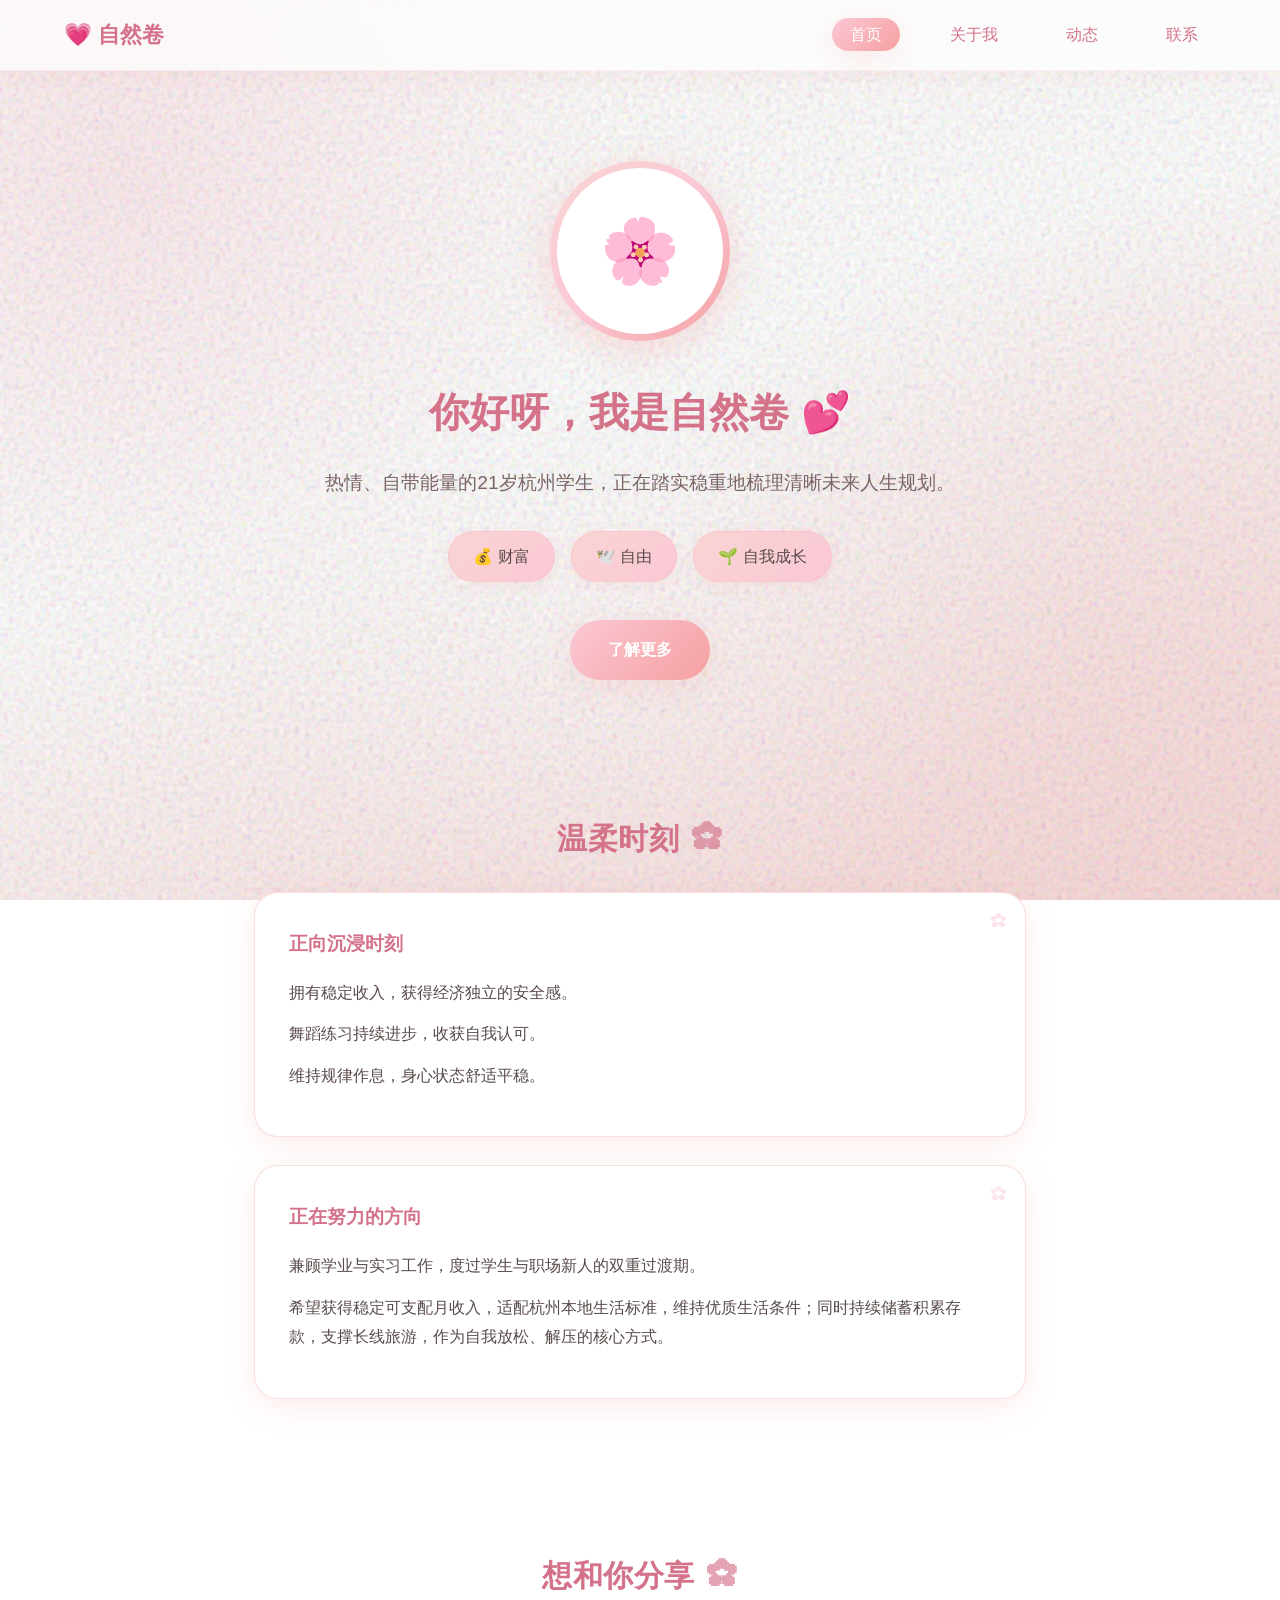
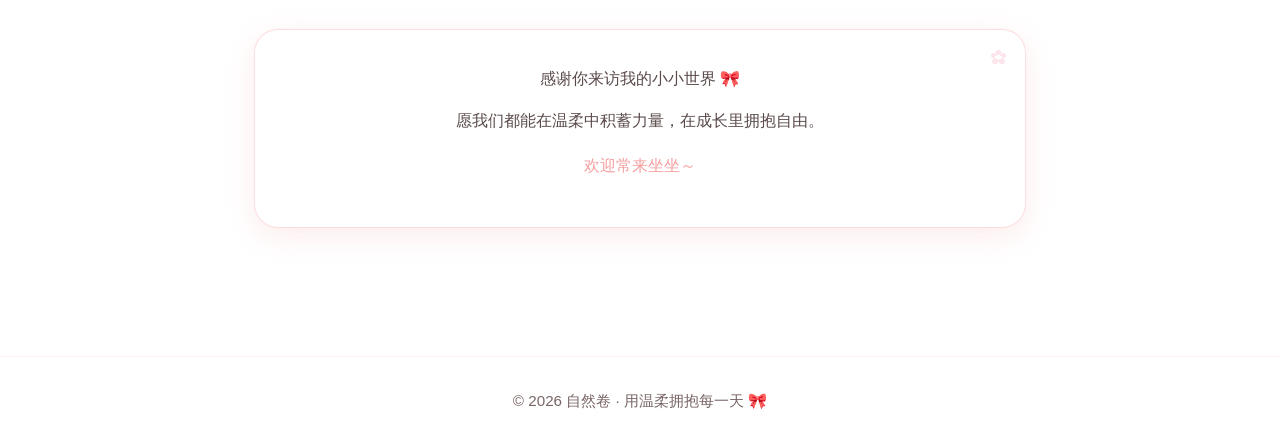
<file: my-personal-site/index.html>
<!DOCTYPE html>
<html lang="zh-CN">
<head>
    <meta charset="UTF-8">
    <meta name="viewport" content="width=device-width, initial-scale=1.0">
    <title>自然卷的个人网站 💕</title>
    <link rel="stylesheet" href="style.css">
</head>
<body>
    <nav class="navbar">
        <div class="nav-container">
            <a href="index.html" class="logo">💗 自然卷</a>
            <ul class="nav-menu">
                <li><a href="index.html" class="nav-link active">首页</a></li>
                <li><a href="about.html" class="nav-link">关于我</a></li>
                <li><a href="index.html#moments" class="nav-link">动态</a></li>
                <li><a href="index.html#contact" class="nav-link">联系</a></li>
            </ul>
            <div class="hamburger">
                <span></span>
                <span></span>
                <span></span>
            </div>
        </div>
    </nav>

    <main>
        <section class="hero">
            <div class="avatar-ring">
                <div class="avatar-inner">🌸</div>
            </div>
            <h1 class="hero-title fade-in">你好呀，我是自然卷 💕</h1>
            <p class="hero-subtitle fade-in">热情、自带能量的21岁杭州学生，正在踏实稳重地梳理清晰未来人生规划。</p>
            <div class="hero-tags fade-in">
                <span class="tag">💰 财富</span>
                <span class="tag">🕊️ 自由</span>
                <span class="tag">🌱 自我成长</span>
            </div>
            <a href="about.html" class="btn-primary fade-in">了解更多</a>
        </section>

        <section id="moments" class="container">
            <h2 class="section-title fade-in">温柔时刻 <span class="flower">✿</span></h2>
            <div class="card fade-in">
                <h3>正向沉浸时刻</h3>
                <p>拥有稳定收入，获得经济独立的安全感。</p>
                <p>舞蹈练习持续进步，收获自我认可。</p>
                <p>维持规律作息，身心状态舒适平稳。</p>
            </div>
            <div class="card fade-in">
                <h3>正在努力的方向</h3>
                <p>兼顾学业与实习工作，度过学生与职场新人的双重过渡期。</p>
                <p>希望获得稳定可支配月收入，适配杭州本地生活标准，维持优质生活条件；同时持续储蓄积累存款，支撑长线旅游，作为自我放松、解压的核心方式。</p>
            </div>
        </section>

        <section id="contact" class="container">
            <h2 class="section-title fade-in">想和你分享 <span class="flower">✿</span></h2>
            <div class="card fade-in" style="text-align: center;">
                <p>感谢你来访我的小小世界 🎀</p>
                <p>愿我们都能在温柔中积蓄力量，在成长里拥抱自由。</p>
                <p style="margin-top: 16px; color: #F5A0A0; font-weight: 500;">欢迎常来坐坐～</p>
            </div>
        </section>
    </main>

    <footer class="footer">
        <p>© 2026 自然卷 · 用温柔拥抱每一天 🎀</p>
    </footer>

    <script src="script.js"></script>
</body>
</html>
</file>
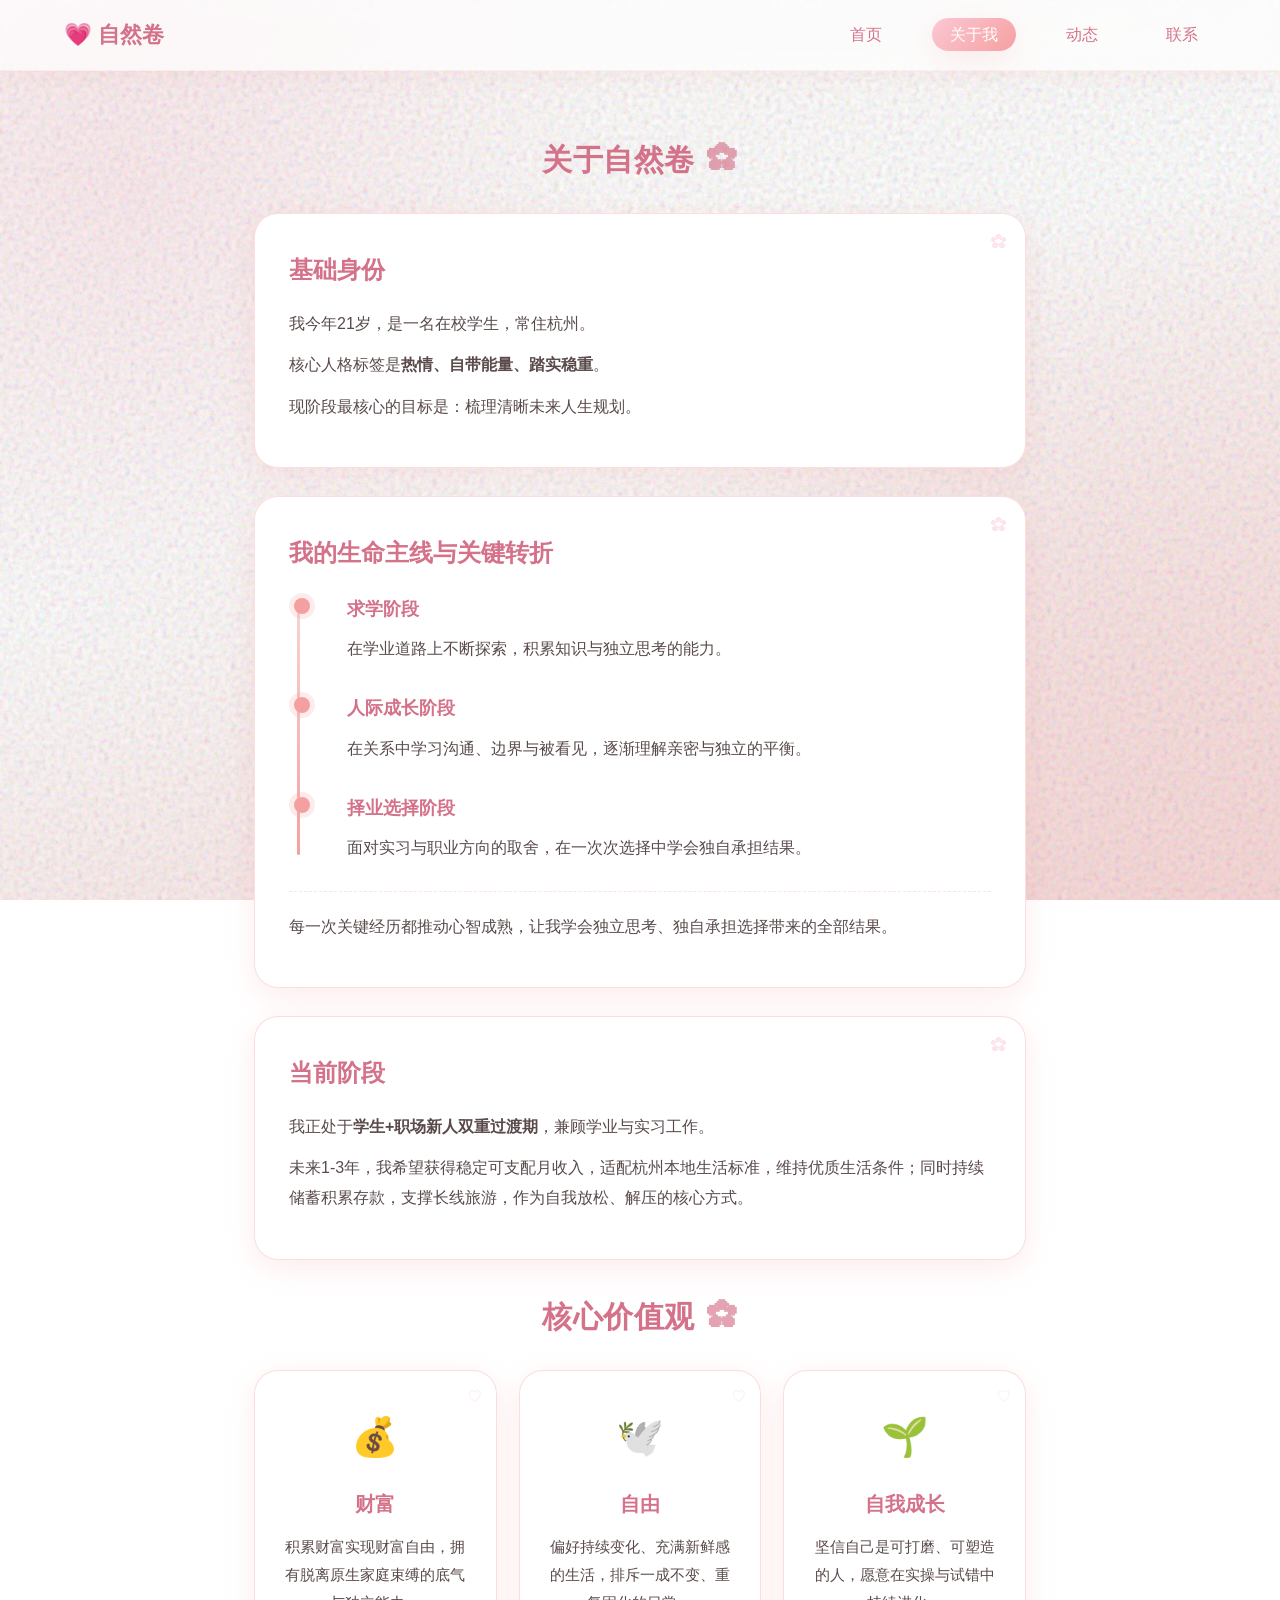
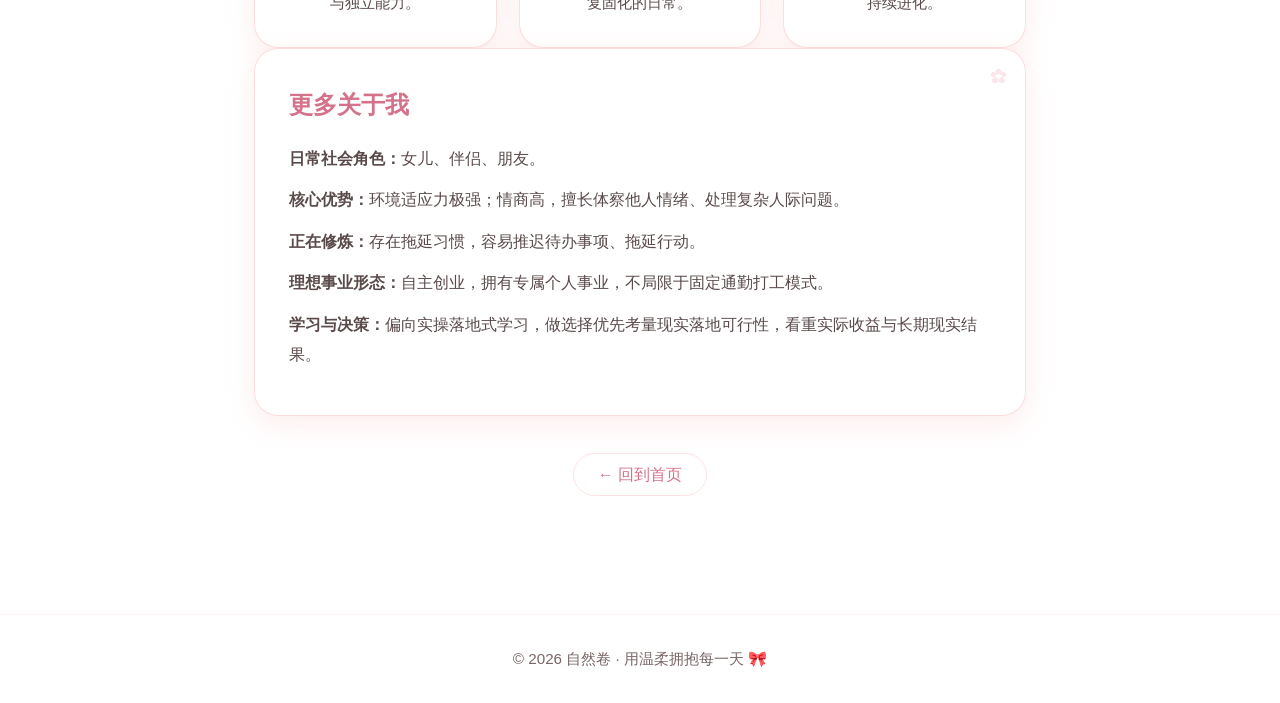
<file: my-personal-site/about.html>
<!DOCTYPE html>
<html lang="zh-CN">
<head>
    <meta charset="UTF-8">
    <meta name="viewport" content="width=device-width, initial-scale=1.0">
    <title>关于我 - 自然卷 💕</title>
    <link rel="stylesheet" href="style.css">
</head>
<body>
    <nav class="navbar">
        <div class="nav-container">
            <a href="index.html" class="logo">💗 自然卷</a>
            <ul class="nav-menu">
                <li><a href="index.html" class="nav-link">首页</a></li>
                <li><a href="about.html" class="nav-link active">关于我</a></li>
                <li><a href="index.html#moments" class="nav-link">动态</a></li>
                <li><a href="index.html#contact" class="nav-link">联系</a></li>
            </ul>
            <div class="hamburger">
                <span></span>
                <span></span>
                <span></span>
            </div>
        </div>
    </nav>

    <main class="container">
        <h1 class="section-title fade-in">关于自然卷 <span class="flower">✿</span></h1>

        <section class="card fade-in">
            <h2>基础身份</h2>
            <p>我今年21岁，是一名在校学生，常住杭州。</p>
            <p>核心人格标签是<strong>热情、自带能量、踏实稳重</strong>。</p>
            <p>现阶段最核心的目标是：梳理清晰未来人生规划。</p>
        </section>

        <section class="card fade-in">
            <h2>我的生命主线与关键转折</h2>
            <div class="timeline">
                <div class="timeline-item">
                    <h3>求学阶段</h3>
                    <p>在学业道路上不断探索，积累知识与独立思考的能力。</p>
                </div>
                <div class="timeline-item">
                    <h3>人际成长阶段</h3>
                    <p>在关系中学习沟通、边界与被看见，逐渐理解亲密与独立的平衡。</p>
                </div>
                <div class="timeline-item">
                    <h3>择业选择阶段</h3>
                    <p>面对实习与职业方向的取舍，在一次次选择中学会独自承担结果。</p>
                </div>
            </div>
            <p style="margin-top: 20px; padding-top: 20px; border-top: 1px dashed rgba(245,160,160,0.3);">
                每一次关键经历都推动心智成熟，让我学会独立思考、独自承担选择带来的全部结果。
            </p>
        </section>

        <section class="card fade-in">
            <h2>当前阶段</h2>
            <p>我正处于<strong>学生+职场新人双重过渡期</strong>，兼顾学业与实习工作。</p>
            <p>未来1-3年，我希望获得稳定可支配月收入，适配杭州本地生活标准，维持优质生活条件；同时持续储蓄积累存款，支撑长线旅游，作为自我放松、解压的核心方式。</p>
        </section>

        <section class="fade-in">
            <h2 class="section-title">核心价值观 <span class="flower">✿</span></h2>
            <div class="values-grid">
                <div class="value-card">
                    <div class="value-icon">💰</div>
                    <h3>财富</h3>
                    <p>积累财富实现财富自由，拥有脱离原生家庭束缚的底气与独立能力。</p>
                </div>
                <div class="value-card">
                    <div class="value-icon">🕊️</div>
                    <h3>自由</h3>
                    <p>偏好持续变化、充满新鲜感的生活，排斥一成不变、重复固化的日常。</p>
                </div>
                <div class="value-card">
                    <div class="value-icon">🌱</div>
                    <h3>自我成长</h3>
                    <p>坚信自己是可打磨、可塑造的人，愿意在实操与试错中持续进化。</p>
                </div>
            </div>
        </section>

        <section class="card fade-in">
            <h2>更多关于我</h2>
            <p><strong>日常社会角色：</strong>女儿、伴侣、朋友。</p>
            <p><strong>核心优势：</strong>环境适应力极强；情商高，擅长体察他人情绪、处理复杂人际问题。</p>
            <p><strong>正在修炼：</strong>存在拖延习惯，容易推迟待办事项、拖延行动。</p>
            <p><strong>理想事业形态：</strong>自主创业，拥有专属个人事业，不局限于固定通勤打工模式。</p>
            <p><strong>学习与决策：</strong>偏向实操落地式学习，做选择优先考量现实落地可行性，看重实际收益与长期现实结果。</p>
        </section>

        <div class="back-home fade-in">
            <a href="index.html">← 回到首页</a>
        </div>
    </main>

    <footer class="footer">
        <p>© 2026 自然卷 · 用温柔拥抱每一天 🎀</p>
    </footer>

    <script src="script.js"></script>
</body>
</html>
</file>
<file: my-personal-site/style.css>
/* 小满的个人网站 - 粉色甜美治愈风 */

:root {
    --pink-light: #F9D4D4;
    --pink-medium: #FBC8D5;
    --pink-deep: #F5A0A0;
    --pink-title: #D4728A;
    --text-body: #5A4A4A;
    --text-muted: #7a6666;
    --white: #ffffff;
    --cream: #FFFBFA;
    --gray-light: #faf6f6;
    --shadow-soft: 0 8px 30px rgba(245, 160, 160, 0.2);
    --shadow-hover: 0 14px 42px rgba(245, 160, 160, 0.28);
    --radius: 20px;
    --radius-lg: 24px;
    --border-pink: 1px solid rgba(245, 160, 160, 0.35);
}

* {
    margin: 0;
    padding: 0;
    box-sizing: border-box;
}

html {
    scroll-behavior: smooth;
}

body {
    font-family: -apple-system, BlinkMacSystemFont, "Segoe UI", "PingFang SC", "Hiragino Sans GB", "Microsoft YaHei", "Helvetica Neue", Helvetica, Arial, sans-serif;
    line-height: 1.85;
    color: var(--text-body);
    background:
        radial-gradient(circle at 10% 20%, rgba(251, 200, 213, 0.35) 0%, transparent 35%),
        radial-gradient(circle at 90% 80%, rgba(249, 212, 212, 0.4) 0%, transparent 40%),
        radial-gradient(circle at 50% 50%, rgba(255, 255, 255, 0.6) 0%, transparent 60%),
        linear-gradient(160deg, var(--cream) 0%, var(--white) 45%, var(--pink-light) 100%);
    background-attachment: fixed;
    min-height: 100vh;
    position: relative;
}

/* 轻微噪点柔光纹理 */
body::before {
    content: "";
    position: fixed;
    top: 0;
    left: 0;
    width: 100%;
    height: 100%;
    pointer-events: none;
    z-index: -1;
    opacity: 0.35;
    background-image: url("data:image/svg+xml,%3Csvg viewBox='0 0 200 200' xmlns='http://www.w3.org/2000/svg'%3E%3Cfilter id='noiseFilter'%3E%3CfeTurbulence type='fractalNoise' baseFrequency='0.85' numOctaves='4' stitchTiles='stitch'/%3E%3C/filter%3E%3Crect width='100%25' height='100%25' filter='url(%23noiseFilter)'/%3E%3C/svg%3E");
}

/* 导航栏 */
.navbar {
    background: rgba(255, 255, 255, 0.72);
    backdrop-filter: blur(10px);
    -webkit-backdrop-filter: blur(10px);
    box-shadow: 0 4px 24px rgba(245, 160, 160, 0.12);
    position: sticky;
    top: 0;
    z-index: 100;
    padding: 0 5%;
    border-bottom: 1px solid rgba(245, 160, 160, 0.12);
}

.nav-container {
    max-width: 1200px;
    margin: 0 auto;
    display: flex;
    justify-content: space-between;
    align-items: center;
    height: 70px;
}

.logo {
    font-size: 1.4rem;
    font-weight: 600;
    color: var(--pink-title);
    text-decoration: none;
    display: flex;
    align-items: center;
    gap: 8px;
}

.nav-menu {
    display: flex;
    list-style: none;
    gap: 32px;
}

.nav-link {
    text-decoration: none;
    color: var(--pink-title);
    font-weight: 500;
    font-size: 1rem;
    transition: all 0.3s ease;
    padding: 8px 18px;
    border-radius: 30px;
}

.nav-link:hover {
    background: rgba(251, 200, 213, 0.45);
    color: #fff;
}

.nav-link.active {
    background: linear-gradient(135deg, var(--pink-medium), var(--pink-deep));
    color: #fff;
    box-shadow: var(--shadow-soft);
}

/* 汉堡菜单 */
.hamburger {
    display: none;
    flex-direction: column;
    gap: 5px;
    cursor: pointer;
    padding: 8px;
}

.hamburger span {
    display: block;
    width: 28px;
    height: 3px;
    background: var(--pink-title);
    border-radius: 3px;
    transition: all 0.3s ease;
}

.hamburger.active span:nth-child(1) {
    transform: rotate(45deg) translate(6px, 6px);
}

.hamburger.active span:nth-child(2) {
    opacity: 0;
}

.hamburger.active span:nth-child(3) {
    transform: rotate(-45deg) translate(6px, -6px);
}

/* 主体容器 */
.container {
    max-width: 900px;
    margin: 0 auto;
    padding: 60px 5%;
}

.section-title {
    font-size: 1.9rem;
    color: var(--pink-title);
    margin-bottom: 26px;
    text-align: center;
    font-weight: 700;
    letter-spacing: 0.5px;
}

/* 卡片通用样式 */
.card {
    background: var(--white);
    border-radius: var(--radius-lg);
    padding: 34px;
    box-shadow: var(--shadow-soft);
    margin-bottom: 28px;
    transition: transform 0.35s ease, box-shadow 0.35s ease;
    border: var(--border-pink);
    position: relative;
}

.card:hover {
    transform: translateY(-6px);
    box-shadow: var(--shadow-hover);
}

.card h2,
.card h3 {
    color: var(--pink-title);
    margin-bottom: 16px;
    font-weight: 600;
}

.card p {
    color: var(--text-body);
    margin-bottom: 12px;
}

/* 卡片角落小花装饰 */
.card::after {
    content: "✿";
    position: absolute;
    top: 14px;
    right: 18px;
    font-size: 1rem;
    color: var(--pink-medium);
    opacity: 0.45;
    pointer-events: none;
}

/* 首页 Hero */
.hero {
    text-align: center;
    padding: 90px 5% 70px;
    max-width: 800px;
    margin: 0 auto;
}

.avatar-ring {
    width: 180px;
    height: 180px;
    margin: 0 auto 34px;
    border-radius: 50%;
    background: linear-gradient(135deg, var(--pink-light), var(--pink-medium), var(--pink-deep));
    padding: 7px;
    box-shadow: 0 10px 36px rgba(245, 160, 160, 0.32);
    animation: float 4s ease-in-out infinite;
    position: relative;
}

.avatar-ring::before,
.avatar-ring::after {
    content: "♡";
    position: absolute;
    color: var(--pink-medium);
    font-size: 1.1rem;
    opacity: 0.7;
    animation: twinkle 3s ease-in-out infinite;
}

.avatar-ring::before {
    top: -8px;
    right: 18px;
}

.avatar-ring::after {
    bottom: 8px;
    left: -6px;
    animation-delay: 1.2s;
}

.avatar-inner {
    width: 100%;
    height: 100%;
    border-radius: 50%;
    background: var(--white);
    display: flex;
    align-items: center;
    justify-content: center;
    font-size: 4rem;
}

@keyframes float {
    0%, 100% {
        transform: translateY(0);
    }
    50% {
        transform: translateY(-10px);
    }
}

@keyframes twinkle {
    0%, 100% {
        opacity: 0.5;
        transform: scale(1);
    }
    50% {
        opacity: 0.9;
        transform: scale(1.15);
    }
}

.hero-title {
    font-size: 2.5rem;
    color: var(--pink-title);
    margin-bottom: 16px;
    font-weight: 700;
}

.hero-subtitle {
    font-size: 1.2rem;
    color: var(--text-muted);
    margin-bottom: 30px;
}

.hero-tags {
    display: flex;
    justify-content: center;
    gap: 16px;
    flex-wrap: wrap;
    margin-bottom: 38px;
}

.tag {
    background: linear-gradient(135deg, var(--pink-light), var(--pink-medium));
    color: var(--text-body);
    padding: 10px 24px;
    border-radius: 30px;
    font-weight: 500;
    box-shadow: 0 4px 15px rgba(245, 160, 160, 0.15);
    border: 1px solid rgba(245, 160, 160, 0.2);
}

.btn-primary {
    display: inline-block;
    background: linear-gradient(135deg, #FBC8D5, #F5A0A0);
    color: #fff;
    padding: 15px 38px;
    border-radius: 30px;
    text-decoration: none;
    font-weight: 600;
    box-shadow: var(--shadow-soft);
    transition: all 0.3s ease;
    border: none;
    cursor: pointer;
    font-size: 1rem;
}

.btn-primary:hover {
    background: linear-gradient(135deg, #F5A0A0, #e88a8a);
    transform: translateY(-3px);
    box-shadow: 0 12px 34px rgba(245, 160, 160, 0.38);
}

/* 时间轴 */
.timeline {
    position: relative;
    padding-left: 34px;
}

.timeline::before {
    content: "";
    position: absolute;
    left: 8px;
    top: 8px;
    bottom: 8px;
    width: 3px;
    background: linear-gradient(180deg, var(--pink-light), var(--pink-deep));
    border-radius: 3px;
}

.timeline-item {
    position: relative;
    margin-bottom: 28px;
    padding-left: 24px;
}

.timeline-item::before {
    content: "";
    position: absolute;
    left: -29px;
    top: 6px;
    width: 16px;
    height: 16px;
    background: var(--pink-deep);
    border-radius: 50%;
    box-shadow: 0 0 0 5px rgba(245, 160, 160, 0.2);
}

.timeline-item h3 {
    margin-bottom: 8px;
    font-size: 1.15rem;
    color: var(--pink-title);
}

.timeline-item p {
    margin-bottom: 0;
    color: var(--text-body);
}

/* 价值观卡片网格 */
.values-grid {
    display: grid;
    grid-template-columns: repeat(auto-fit, minmax(220px, 1fr));
    gap: 22px;
    margin-top: 20px;
}

.value-card {
    background: var(--white);
    border-radius: var(--radius-lg);
    padding: 30px;
    text-align: center;
    box-shadow: var(--shadow-soft);
    transition: transform 0.35s ease, box-shadow 0.35s ease;
    border: var(--border-pink);
    position: relative;
}

.value-card:hover {
    transform: translateY(-6px);
    box-shadow: var(--shadow-hover);
}

.value-card::before {
    content: "♡";
    position: absolute;
    top: 12px;
    right: 14px;
    font-size: 0.9rem;
    color: var(--pink-medium);
    opacity: 0.5;
}

.value-icon {
    font-size: 2.4rem;
    margin-bottom: 14px;
}

.value-card h3 {
    color: var(--pink-title);
    margin-bottom: 10px;
    font-size: 1.25rem;
}

.value-card p {
    color: var(--text-body);
    font-size: 0.95rem;
    margin-bottom: 0;
}

/* 回到首页链接 */
.back-home {
    text-align: center;
    margin: 44px 0 24px;
}

.back-home a {
    color: var(--pink-title);
    text-decoration: none;
    font-weight: 500;
    padding: 12px 24px;
    border-radius: 30px;
    transition: all 0.3s ease;
    border: 1px solid rgba(245, 160, 160, 0.3);
}

.back-home a:hover {
    background: linear-gradient(135deg, var(--pink-medium), var(--pink-deep));
    color: #fff;
    border-color: transparent;
}

/* 底部 */
.footer {
    text-align: center;
    padding: 30px 5%;
    color: var(--text-muted);
    font-size: 0.95rem;
    background: rgba(255, 255, 255, 0.55);
    margin-top: 40px;
    border-top: 1px solid rgba(245, 160, 160, 0.12);
}

/* 淡入动画 */
.fade-in {
    opacity: 0;
    transform: translateY(24px);
    transition: opacity 0.8s ease, transform 0.8s ease;
}

.fade-in.visible {
    opacity: 1;
    transform: translateY(0);
}

/* 小花装饰 */
.flower {
    display: inline-block;
    color: var(--pink-title);
    opacity: 0.65;
    margin-left: 4px;
}

/* 移动端适配 */
@media (max-width: 768px) {
    .nav-container {
        height: 64px;
    }

    .hamburger {
        display: flex;
    }

    .nav-menu {
        position: fixed;
        top: 64px;
        left: 0;
        right: 0;
        background: rgba(255, 255, 255, 0.97);
        backdrop-filter: blur(10px);
        flex-direction: column;
        align-items: center;
        gap: 0;
        padding: 16px 0;
        box-shadow: 0 8px 20px rgba(245, 160, 160, 0.15);
        transform: translateY(-120%);
        transition: transform 0.35s ease;
        z-index: 99;
    }

    .nav-menu.active {
        transform: translateY(0);
    }

    .nav-link {
        display: block;
        width: 80%;
        text-align: center;
        padding: 14px;
        border-bottom: 1px solid rgba(245, 160, 160, 0.1);
    }

    .hero {
        padding: 56px 5% 44px;
    }

    .hero-title {
        font-size: 1.9rem;
    }

    .hero-subtitle {
        font-size: 1rem;
    }

    .avatar-ring {
        width: 150px;
        height: 150px;
    }

    .avatar-inner {
        font-size: 3.2rem;
    }

    .container {
        padding: 44px 5%;
    }

    .card {
        padding: 26px;
    }

    .section-title {
        font-size: 1.55rem;
    }

    .values-grid {
        grid-template-columns: 1fr;
    }

    .hero-tags {
        gap: 10px;
    }

    .tag {
        padding: 8px 18px;
        font-size: 0.95rem;
    }
}

@media (max-width: 480px) {
    .hero-title {
        font-size: 1.7rem;
    }

    .btn-primary {
        width: 100%;
        text-align: center;
    }
}
</file>
